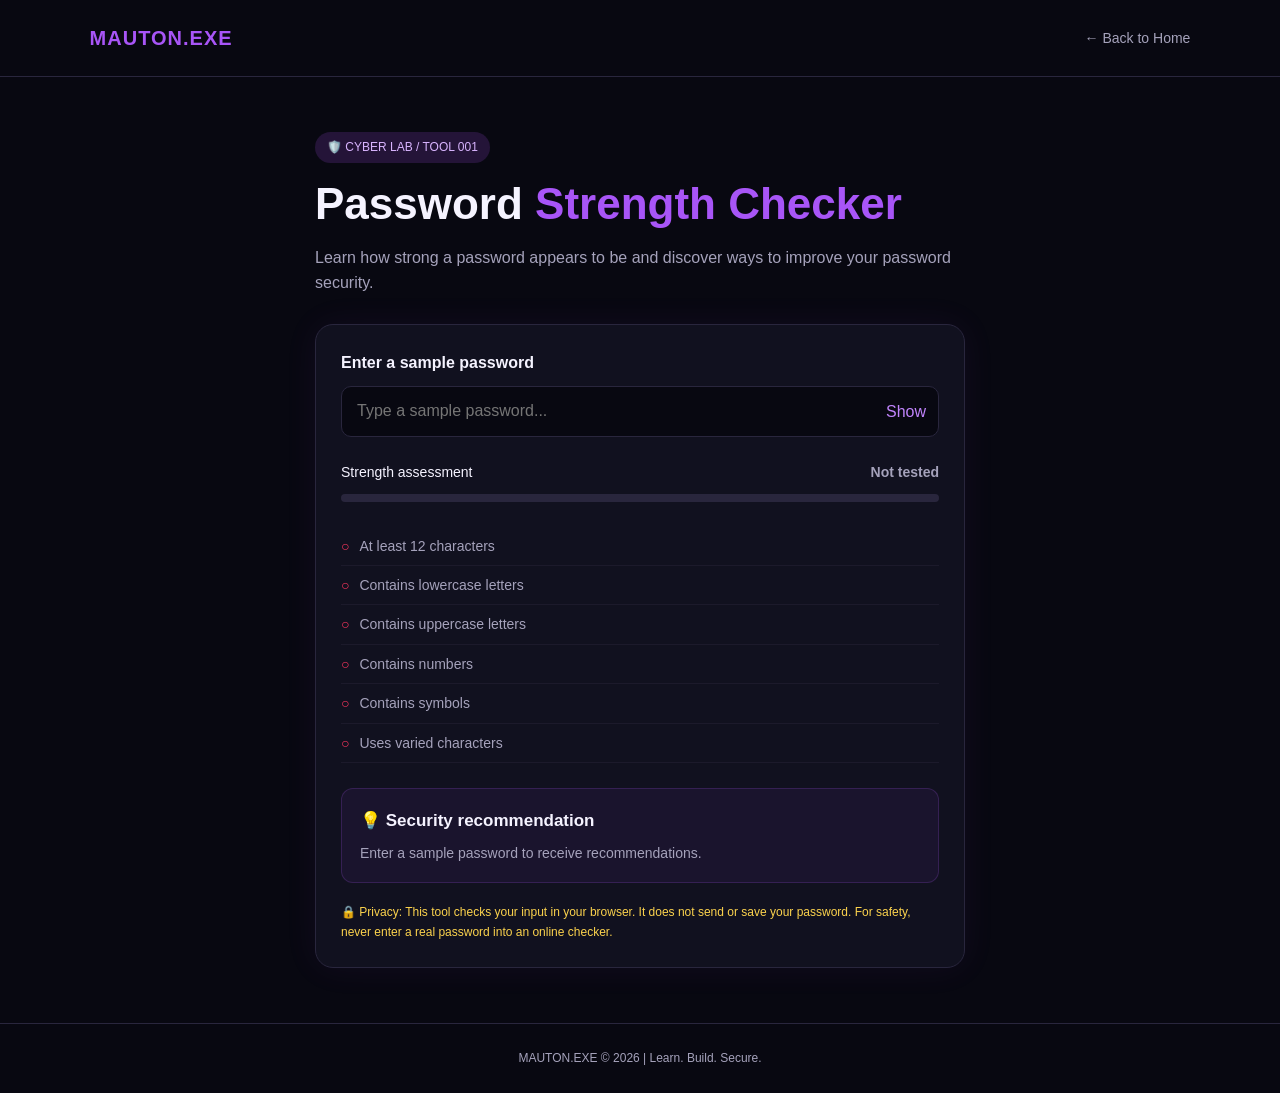
<file: tools/password-checker.html>
<!DOCTYPE html>
<html lang="en">
<head>
    <meta charset="UTF-8">
    <meta name="viewport" content="width=device-width, initial-scale=1.0">

    <title>Password Strength Checker | MAUTON.EXE</title>

    <meta name="description"
          content="Check password strength and learn how to create stronger passwords with MAUTON.EXE.">

    <style>
        :root {
            --bg: #080811;
            --card: #11111f;
            --purple: #a855f7;
            --red: #ff365e;
            --text: #f5f3ff;
            --muted: #a5a2bb;
            --border: #29263d;
        }

        * {
            box-sizing: border-box;
            margin: 0;
            padding: 0;
        }

        body {
            font-family: Arial, sans-serif;
            background: var(--bg);
            color: var(--text);
            min-height: 100vh;
            line-height: 1.6;
        }

        header {
            padding: 22px 7%;
            border-bottom: 1px solid var(--border);
            display: flex;
            justify-content: space-between;
            align-items: center;
            gap: 15px;
        }

        .logo {
            color: var(--purple);
            font-size: 20px;
            font-weight: 900;
            letter-spacing: 1px;
            text-decoration: none;
        }

        .back-link {
            color: var(--muted);
            text-decoration: none;
            font-size: 14px;
        }

        .back-link:hover {
            color: var(--purple);
        }

        main {
            width: 90%;
            max-width: 650px;
            margin: 55px auto;
        }

        .tag {
            display: inline-block;
            color: #d8b4fe;
            background: #241438;
            padding: 6px 12px;
            border-radius: 20px;
            font-size: 12px;
            margin-bottom: 16px;
        }

        h1 {
            font-size: clamp(30px, 7vw, 44px);
            line-height: 1.15;
            margin-bottom: 15px;
        }

        h1 span {
            color: var(--purple);
        }

        .intro {
            color: var(--muted);
            margin-bottom: 28px;
        }

        .checker {
            background: var(--card);
            border: 1px solid var(--border);
            padding: 25px;
            border-radius: 18px;
            box-shadow: 0 0 35px #a855f710;
        }

        label {
            display: block;
            margin-bottom: 10px;
            font-weight: bold;
        }

        .input-wrap {
            display: flex;
            align-items: center;
            border: 1px solid var(--border);
            background: #080811;
            border-radius: 10px;
            overflow: hidden;
        }

        input {
            width: 100%;
            min-width: 0;
            padding: 15px;
            color: white;
            background: transparent;
            border: none;
            outline: none;
            font-size: 16px;
        }

        .toggle {
            background: transparent;
            border: none;
            color: #c084fc;
            padding: 12px;
            cursor: pointer;
        }

        button {
            font: inherit;
        }

        .strength-info {
            display: flex;
            justify-content: space-between;
            gap: 10px;
            margin-top: 24px;
            margin-bottom: 10px;
            font-size: 14px;
        }

        #strength {
            font-weight: bold;
            color: var(--muted);
        }

        .meter {
            height: 8px;
            width: 100%;
            background: #29263d;
            border-radius: 10px;
            overflow: hidden;
        }

        #meter-fill {
            height: 100%;
            width: 0;
            background: #ff365e;
            transition: width 0.25s ease;
        }

        .checks {
            list-style: none;
            margin-top: 25px;
        }

        .checks li {
            color: var(--muted);
            padding: 8px 0;
            border-bottom: 1px solid #29263d70;
            font-size: 14px;
        }

        .checks li::before {
            content: "○";
            color: var(--red);
            margin-right: 10px;
        }

        .checks li.pass {
            color: #86efac;
        }

        .checks li.pass::before {
            content: "✓";
            color: #86efac;
        }

        .tips {
            margin-top: 25px;
            padding: 18px;
            border-radius: 12px;
            background: #a855f710;
            border: 1px solid #a855f730;
        }

        .tips h2 {
            font-size: 17px;
            margin-bottom: 8px;
        }

        .tips p {
            color: var(--muted);
            font-size: 14px;
        }

        .notice {
            margin-top: 20px;
            color: #fcd34d;
            font-size: 12px;
        }

        footer {
            text-align: center;
            padding: 25px 15px;
            color: var(--muted);
            font-size: 12px;
            border-top: 1px solid var(--border);
        }

        @media (max-width: 480px) {
            header {
                padding: 18px 5%;
            }

            .logo {
                font-size: 16px;
            }

            main {
                margin: 35px auto;
            }

            .checker {
                padding: 18px;
            }
        }
    </style>
</head>

<body>

    <header>
        <a class="logo" href="../index.html">MAUTON.EXE</a>
        <a class="back-link" href="../index.html">← Back to Home</a>
    </header>

    <main>
        <span class="tag">🛡️ CYBER LAB / TOOL 001</span>

        <h1>Password <span>Strength Checker</span></h1>

        <p class="intro">
            Learn how strong a password appears to be and discover
            ways to improve your password security.
        </p>

        <section class="checker">

            <label for="password">Enter a sample password</label>

            <div class="input-wrap">
                <input
                    type="password"
                    id="password"
                    placeholder="Type a sample password..."
                    autocomplete="off"
                    autocapitalize="off"
                    spellcheck="false"
                    aria-describedby="privacy"
                >

                <button
                    type="button"
                    class="toggle"
                    id="toggle"
                    aria-label="Show password"
                >Show</button>
            </div>

            <div class="strength-info">
                <span>Strength assessment</span>
                <span id="strength" aria-live="polite">Not tested</span>
            </div>

            <div
                class="meter"
                role="progressbar"
                aria-label="Password strength estimate"
                aria-valuemin="0"
                aria-valuemax="100"
                aria-valuenow="0"
                id="progress"
            >
                <div id="meter-fill"></div>
            </div>

            <ul class="checks">
                <li id="length">At least 12 characters</li>
                <li id="lower">Contains lowercase letters</li>
                <li id="upper">Contains uppercase letters</li>
                <li id="number">Contains numbers</li>
                <li id="symbol">Contains symbols</li>
                <li id="variety">Uses varied characters</li>
            </ul>

            <div class="tips">
                <h2>💡 Security recommendation</h2>
                <p id="tip" aria-live="polite">
                    Enter a sample password to receive recommendations.
                </p>
            </div>

            <p class="notice" id="privacy">
                🔒 Privacy: This tool checks your input in your browser.
                It does not send or save your password. For safety,
                never enter a real password into an online checker.
            </p>

        </section>
    </main>

    <footer>
        MAUTON.EXE © <span id="year"></span> |
        Learn. Build. Secure.
    </footer>

    <script>
        const passwordInput = document.getElementById("password");
        const toggleButton = document.getElementById("toggle");
        const strengthText = document.getElementById("strength");
        const meterFill = document.getElementById("meter-fill");
        const progress = document.getElementById("progress");
        const tip = document.getElementById("tip");

        const requirements = {
            length: value => value.length >= 12,
            lower: value => /[a-z]/.test(value),
            upper: value => /[A-Z]/.test(value),
            number: value => /[0-9]/.test(value),
            symbol: value => /[^A-Za-z0-9]/.test(value),
            variety: value => new Set(value).size >= 8
        };

        toggleButton.addEventListener("click", () => {
            const showing = passwordInput.type === "text";

            passwordInput.type = showing ? "password" : "text";
            toggleButton.textContent = showing ? "Show" : "Hide";
            toggleButton.setAttribute(
                "aria-label",
                showing ? "Show password" : "Hide password"
            );
        });

        function assessPassword() {
            const value = passwordInput.value;

            if (!value) {
                strengthText.textContent = "Not tested";
                strengthText.style.color = "#a5a2bb";
                meterFill.style.width = "0%";
                progress.setAttribute("aria-valuenow", "0");

                Object.keys(requirements).forEach(id => {
                    document.getElementById(id).classList.remove("pass");
                });

                tip.textContent =
                    "Enter a sample password to receive recommendations.";

                return;
            }

            let score = 0;
            let passed = 0;

            Object.entries(requirements).forEach(([id, check]) => {
                const result = check(value);
                document.getElementById(id).classList.toggle("pass", result);

                if (result) {
                    score++;
                    passed++;
                }
            });

            // This is a simple educational estimate, not a security audit.
            let percentage = Math.round((score / 6) * 100);

            if (value.length < 8) {
                percentage = Math.min(percentage, 30);
            }

            const commonPatterns =
                /^(password|password123|12345678|qwerty123|admin|letmein)/i;

            if (commonPatterns.test(value)) {
                percentage = Math.min(percentage, 20);
            }

            let label;
            let message;
            let meterColor;

            if (commonPatterns.test(value)) {
                label = "Very predictable";
                message =
                    "This resembles a commonly used password. Choose a completely different, unique passphrase.";
                meterColor = "#ff365e";
            } else if (percentage < 35) {
                label = "Weak";
                message =
                    "Use a longer password and combine different character types. Avoid personal details and predictable patterns.";
                meterColor = "#ff365e";
            } else if (percentage < 70) {
                label = "Moderate";
                message =
                    "Try a longer, unique passphrase and avoid predictable substitutions or repeated patterns.";
                meterColor = "#fbbf24";
            } else {
                label = "Good indicators";
                message =
                    "Your sample meets several useful criteria. Consider using a unique passphrase generated by a reputable password manager.";
                meterColor = "#4ade80";
            }

            strengthText.textContent = label;
            strengthText.style.color = meterColor;
            meterFill.style.width = percentage + "%";
            meterFill.style.background = meterColor;
            progress.setAttribute("aria-valuenow", percentage);
            tip.textContent = message;
        }

        passwordInput.addEventListener("input", assessPassword);

        document.getElementById("year").textContent =
            new Date().getFullYear();
    </script>

</body>
</html>
</file>
